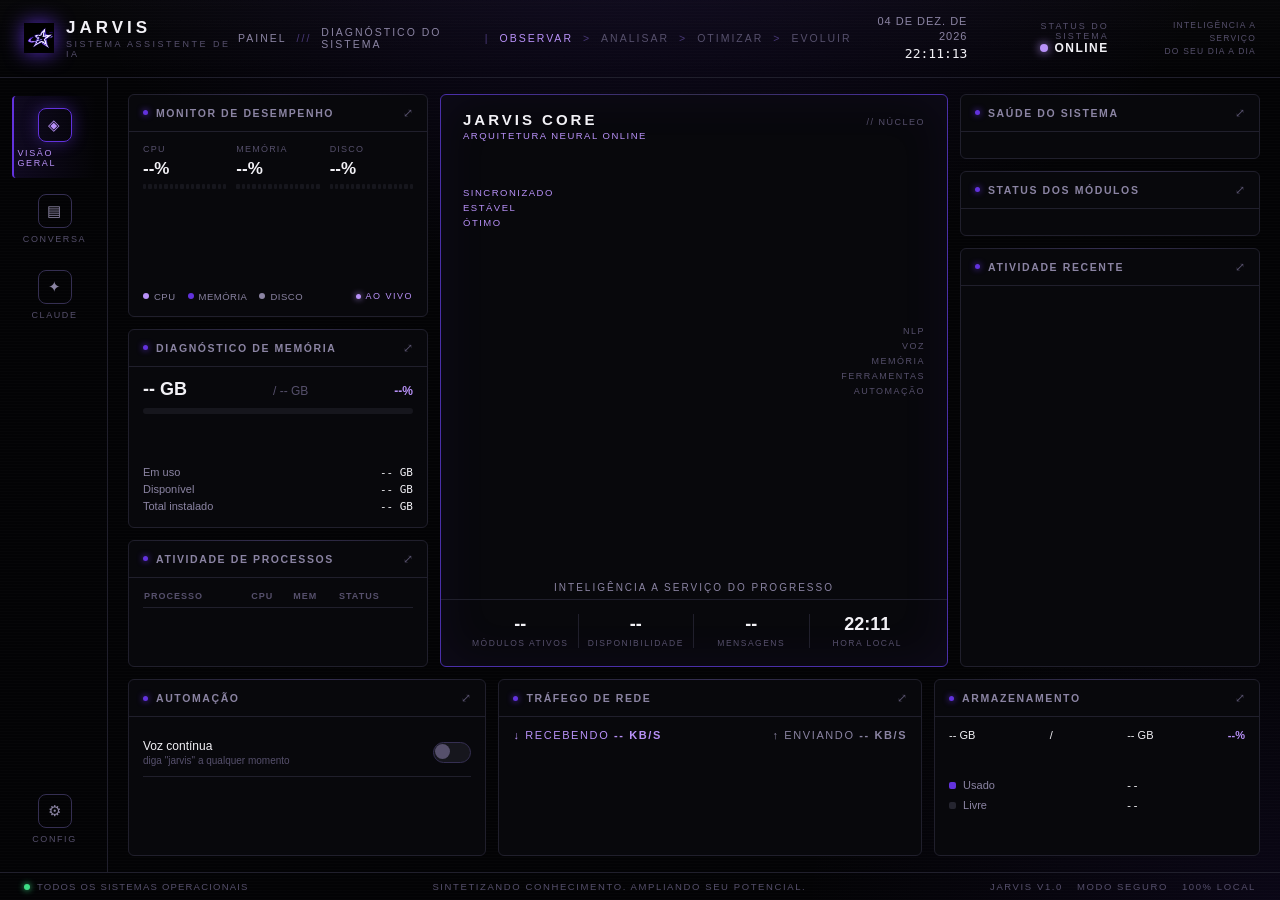
<file: JARVIS/interface_web/web/index.html>
<!DOCTYPE html>
<html lang="pt-BR">
<head>
<meta charset="UTF-8" />
<meta name="viewport" content="width=device-width, initial-scale=1.0" />
<title>Jarvis</title>
<link rel="stylesheet" href="style.css" />
<link rel="stylesheet" href="claude_tabs.css" />
</head>
<body>
<div id="app">

  <!-- ===================== cabeçalho HUD ===================== -->
  <div id="hud-topbar">
    <div class="hud-brand">
      <img src="../../assets/logo_mark.png" alt="" onerror="this.style.display='none'" />
      <div class="hud-brand-text">
        <div class="name">JARVIS</div>
        <div class="sub uc">Sistema assistente de IA</div>
      </div>
    </div>

    <div class="hud-breadcrumb uc" id="hud-breadcrumb">
      <span>PAINEL</span>
      <span class="sep">///</span>
      <span>DIAGNÓSTICO DO SISTEMA</span>
      <span class="sep">|</span>
      <span class="step now">OBSERVAR</span>
      <span class="sep">&gt;</span>
      <span class="step">ANALISAR</span>
      <span class="sep">&gt;</span>
      <span class="step">OTIMIZAR</span>
      <span class="sep">&gt;</span>
      <span class="step">EVOLUIR</span>
    </div>

    <div class="hud-right">
      <div class="hud-clock">
        <div class="date uc" id="hud-date">--</div>
        <div class="time" id="hud-time">--:--:--</div>
      </div>
      <div class="hud-status">
        <div class="label uc">Status do sistema</div>
        <div class="value"><span class="status-dot" id="status-dot"></span><span id="status-label">ONLINE</span></div>
      </div>
      <div class="hud-tagline uc">Inteligência a serviço<br />do seu dia a dia</div>
    </div>
  </div>

  <!-- ===================== corpo ===================== -->
  <div id="hud-body">

    <!-- barra lateral -->
    <div id="sidebar">
      <div class="nav-item active" data-page="overview">
        <div class="icon-box">◈</div>
        <span class="uc">Visão geral</span>
      </div>
      <div class="nav-item" data-page="chat">
        <div class="icon-box">▤</div>
        <span class="uc">Conversa</span>
        <span class="nav-badge" id="chat-badge"></span>
      </div>
      <div class="nav-item" data-page="claude">
        <div class="icon-box">✦</div>
        <span class="uc">Claude</span>
      </div>
      <div class="sidebar-footer nav-item" id="settings-btn">
        <div class="icon-box">⚙</div>
        <span class="uc">Config</span>
      </div>
    </div>

    <!-- conteúdo -->
    <div id="content">

      <!-- ---------- página: Visão geral ---------- -->
      <div class="page active" id="page-overview">
        <div class="overview-grid">

          <!-- coluna esquerda -->
          <div class="grid-col">
            <div class="panel">
              <div class="panel-head">
                <div class="panel-title"><span class="dot"></span><span class="uc">Monitor de desempenho</span></div>
                <span class="panel-expand">⤢</span>
              </div>
              <div class="panel-body">
                <div class="metric-row">
                  <div class="metric">
                    <span class="metric-label uc">CPU</span>
                    <span class="metric-value" id="m-cpu">--%</span>
                    <div class="segbar" id="seg-cpu"></div>
                  </div>
                  <div class="metric">
                    <span class="metric-label uc">Memória</span>
                    <span class="metric-value" id="m-ram">--%</span>
                    <div class="segbar" id="seg-ram"></div>
                  </div>
                  <div class="metric">
                    <span class="metric-label uc">Disco</span>
                    <span class="metric-value" id="m-disco">--%</span>
                    <div class="segbar" id="seg-disco"></div>
                  </div>
                </div>
                <canvas class="chart" id="chart-metrics"></canvas>
                <div class="chart-legend">
                  <span class="item"><span class="swatch" style="background:#b891f8"></span>CPU</span>
                  <span class="item"><span class="swatch" style="background:#6232dd"></span>MEMÓRIA</span>
                  <span class="item"><span class="swatch" style="background:#8b84a3"></span>DISCO</span>
                  <span class="live-tag"><span class="dot"></span>AO VIVO</span>
                </div>
              </div>
            </div>

            <div class="panel">
              <div class="panel-head">
                <div class="panel-title"><span class="dot"></span><span class="uc">Diagnóstico de memória</span></div>
                <span class="panel-expand">⤢</span>
              </div>
              <div class="panel-body">
                <div class="mem-headline">
                  <span class="used" id="mem-used">-- GB</span>
                  <span class="total">/ <span id="mem-total">-- GB</span></span>
                  <span class="pct" id="mem-pct">--%</span>
                </div>
                <div class="bigbar"><div class="fill" id="mem-bar" style="width:0%"></div></div>
                <canvas class="waveform" id="mem-wave"></canvas>
                <div class="mem-breakdown">
                  <div><span>Em uso</span><span class="v" id="mem-b-used">-- GB</span></div>
                  <div><span>Disponível</span><span class="v" id="mem-b-avail">-- GB</span></div>
                  <div><span>Total instalado</span><span class="v" id="mem-b-total">-- GB</span></div>
                </div>
              </div>
            </div>

            <div class="panel activity-panel" style="flex:1; min-height:0;">
              <div class="panel-head">
                <div class="panel-title"><span class="dot"></span><span class="uc">Atividade de processos</span></div>
                <span class="panel-expand">⤢</span>
              </div>
              <div class="panel-body" style="flex:1; min-height:0; display:flex; flex-direction:column; overflow-y:auto;">
                <table class="proc-table">
                  <thead>
                    <tr><th class="uc">Processo</th><th class="uc">CPU</th><th class="uc">Mem</th><th class="uc">Status</th></tr>
                  </thead>
                  <tbody id="proc-tbody"></tbody>
                </table>
              </div>
            </div>
          </div>

          <!-- coluna central: núcleo -->
          <div class="grid-col center">
            <div class="panel core-panel">
              <div class="core-head">
                <div>
                  <div class="title">JARVIS CORE</div>
                  <div class="sub uc" id="core-sub">ARQUITETURA NEURAL ONLINE</div>
                </div>
                <div class="tag uc">// NÚCLEO</div>
              </div>
              <div class="core-orb-area">
                <canvas id="orb-overview" width="440" height="440"></canvas>
                <div class="core-side-status uc">
                  <span id="core-flag-1">SINCRONIZADO</span>
                  <span id="core-flag-2">ESTÁVEL</span>
                  <span id="core-flag-3">ÓTIMO</span>
                </div>
                <div class="core-side-labels uc">
                  <span>NLP</span>
                  <span>VOZ</span>
                  <span>MEMÓRIA</span>
                  <span>FERRAMENTAS</span>
                  <span>AUTOMAÇÃO</span>
                </div>
              </div>
              <div class="core-tagline uc" id="core-tagline">Inteligência a serviço do progresso</div>
              <div class="core-stats-row">
                <div class="core-stat"><div class="value" id="core-stat-modules">--</div><div class="label uc">Módulos ativos</div></div>
                <div class="core-stat"><div class="value" id="core-stat-uptime">--</div><div class="label uc">Disponibilidade</div></div>
                <div class="core-stat"><div class="value" id="core-stat-msgs">--</div><div class="label uc">Mensagens</div></div>
                <div class="core-stat"><div class="value" id="core-stat-clock">--:--</div><div class="label uc">Hora local</div></div>
              </div>
            </div>
          </div>

          <!-- coluna direita -->
          <div class="grid-col">
            <div class="panel">
              <div class="panel-head">
                <div class="panel-title"><span class="dot"></span><span class="uc">Saúde do sistema</span></div>
                <span class="panel-expand">⤢</span>
              </div>
              <div class="panel-body" id="health-list"></div>
            </div>

            <div class="panel">
              <div class="panel-head">
                <div class="panel-title"><span class="dot"></span><span class="uc">Status dos módulos</span></div>
                <span class="panel-expand">⤢</span>
              </div>
              <div class="panel-body" id="module-list"></div>
            </div>

            <div class="panel" style="flex:1; min-height:0; display:flex; flex-direction:column;">
              <div class="panel-head">
                <div class="panel-title"><span class="dot"></span><span class="uc">Atividade recente</span></div>
                <span class="panel-expand">⤢</span>
              </div>
              <div class="panel-body activity-panel" style="flex:1; min-height:0;">
                <div class="activity-list" id="activity-list"></div>
              </div>
            </div>
          </div>
        </div>

        <!-- linha inferior -->
        <div class="bottom-row">
          <div class="panel">
            <div class="panel-head">
              <div class="panel-title"><span class="dot"></span><span class="uc">Automação</span></div>
              <span class="panel-expand">⤢</span>
            </div>
            <div class="panel-body">
              <div class="automation-row">
                <div>
                  <div class="automation-label">Voz contínua</div>
                  <div class="automation-sub" id="wake-word-sub">diga "jarvis" a qualquer momento</div>
                </div>
                <label class="switch">
                  <input type="checkbox" id="voice-toggle" />
                  <span class="track"></span>
                  <span class="thumb"></span>
                </label>
              </div>
              <div class="automation-row" id="autostart-row" style="display:none">
                <div>
                  <div class="automation-label">Iniciar com o Windows</div>
                  <div class="automation-sub">abre minimizado na bandeja</div>
                </div>
                <label class="switch">
                  <input type="checkbox" id="autostart-toggle" />
                  <span class="track"></span>
                  <span class="thumb"></span>
                </label>
              </div>
              <div class="tray-note" id="tray-note"></div>
            </div>
          </div>

          <div class="panel">
            <div class="panel-head">
              <div class="panel-title"><span class="dot"></span><span class="uc">Tráfego de rede</span></div>
              <span class="panel-expand">⤢</span>
            </div>
            <div class="panel-body">
              <div class="net-summary">
                <span class="in uc">↓ recebendo <b id="net-recv">-- KB/s</b></span>
                <span class="out uc">↑ enviando <b id="net-sent">-- KB/s</b></span>
              </div>
              <canvas class="net-chart" id="net-chart"></canvas>
            </div>
          </div>

          <div class="panel">
            <div class="panel-head">
              <div class="panel-title"><span class="dot"></span><span class="uc">Armazenamento</span></div>
              <span class="panel-expand">⤢</span>
            </div>
            <div class="panel-body">
              <div class="storage-headline">
                <span id="storage-used">-- GB</span> / <span id="storage-total">-- GB</span>
                <span class="pct" id="storage-pct">--%</span>
              </div>
              <div class="storage-body">
                <div class="storage-list">
                  <div class="row"><span class="swatch" style="background:#6232dd"></span>Usado<span class="v" id="storage-row-used">--</span></div>
                  <div class="row"><span class="swatch" style="background:#252530"></span>Livre<span class="v" id="storage-row-free">--</span></div>
                </div>
                <canvas class="donut" id="storage-donut" width="92" height="92"></canvas>
              </div>
            </div>
          </div>
        </div>
      </div>

      <!-- ---------- página: Conversa ---------- -->
      <div class="page" id="page-chat">
        <div class="chat-orb-col panel">
          <div class="panel-head">
            <div class="panel-title"><span class="dot"></span><span class="uc">Jarvis Core</span></div>
          </div>
          <div class="chat-orb-body">
            <canvas id="orb-chat" width="180" height="180"></canvas>
            <div class="state-label uc" id="chat-state-label">ONLINE</div>
          </div>
        </div>

        <div class="chat-main panel">
          <div class="panel-head">
            <div class="panel-title"><span class="dot"></span><span class="uc">Conversa</span></div>
          </div>
          <div class="panel-body" style="flex:1; min-height:0; display:flex; flex-direction:column;">
            <div class="chat-messages" id="chat-messages"></div>
            <div class="chat-input-row">
              <button class="icon-btn" id="mic-btn" title="Falar">🎤</button>
              <input type="text" id="chat-input" placeholder="Digite uma mensagem..." autocomplete="off" />
              <button class="icon-btn primary" id="send-btn" title="Enviar">➤</button>
            </div>
          </div>
        </div>
      </div>
      <!-- ---------- página: Claude Max — abas independentes ---------- -->
      <div class="page" id="page-claude">
        <section class="ct-shell">
          <header class="ct-head">
            <div>
              <div class="ct-title">CLAUDE · MULTIABAS</div>
              <div class="ct-sub">Sessões independentes com Claude Code e sua assinatura Max</div>
            </div>
            <div class="ct-actions">
              <label for="claude-new-model" class="uc" style="font-size:9px;color:var(--text-dim)">Modelo</label>
              <select id="claude-new-model" aria-label="Modelo para a próxima aba">
                <option value="default">Automático</option>
                <option value="sonnet">Sonnet</option>
                <option value="opus">Opus</option>
              </select>
              <button type="button" class="ct-btn" id="claude-create">+ Nova aba</button>
            </div>
          </header>
          <div id="claude-tabs" role="tablist" aria-label="Conversas Claude"></div>
          <div id="claude-metrics" class="ct-metrics" aria-label="Consumo registrado de tokens pelo Claude CLI"></div>
          <div id="claude-messages" role="log" aria-live="polite"></div>
          <div class="ct-composer">
            <textarea id="claude-input" rows="2" placeholder="Pergunte ao Claude... (Enter envia; Shift+Enter quebra linha)" aria-label="Mensagem para Claude"></textarea>
            <button type="button" class="ct-btn" id="claude-send">Enviar</button>
            <button type="button" class="ct-btn ct-btn-cancel" id="claude-cancel" disabled>Cancelar</button>
          </div>
          <div id="claude-status" role="status">Inicializando...</div>
          <div id="claude-tip">As conversas usam o Claude Code instalado localmente, sem salvar chaves de API.</div>
        </section>
      </div>
    </div>
  </div>

  <!-- ===================== rodapé HUD ===================== -->
  <div id="hud-footer">
    <div class="footer-left"><span class="dot"></span><span id="footer-status">TODOS OS SISTEMAS OPERACIONAIS</span></div>
    <div class="footer-center uc">Sintetizando conhecimento. Ampliando seu potencial.</div>
    <div class="footer-right uc">
      <span>JARVIS v1.0</span>
      <span>MODO SEGURO</span>
      <span>100% LOCAL</span>
    </div>
  </div>
</div>

<!-- ===================== modal: confirmação de ação ===================== -->
<div class="overlay" id="confirm-overlay">
  <div class="modal">
    <h2>Confirmação necessária</h2>
    <p class="confirm-message" id="confirm-message"></p>
    <div class="modal-actions">
      <button class="btn" id="confirm-cancel">Cancelar</button>
      <button class="btn primary" id="confirm-ok">Confirmar</button>
    </div>
  </div>
</div>

<!-- ===================== modal: configurar IA ===================== -->
<div class="overlay" id="settings-overlay">
  <div class="modal">
    <h2>Configurar IA do Jarvis</h2>
    <p class="sub">
      Sem isso, o Jarvis funciona só com comandos diretos (sem conversa livre).
      Você pode trocar isso depois a qualquer momento.
    </p>
    <div id="provider-list"></div>
    <div class="modal-hint" id="provider-hint"></div>
    <div class="field">
      <input type="password" id="api-key-input" placeholder="Cole sua chave de API aqui" />
    </div>
    <div class="modal-status" id="settings-status"></div>
    <div class="modal-actions">
      <button class="btn" id="settings-cancel">Agora não</button>
      <button class="btn primary" id="settings-save">Salvar</button>
    </div>
  </div>
</div>

<script src="app.js"></script>
<script src="claude_tabs.js"></script>
</body>
</html>
</file>
<file: JARVIS/interface_web/web/style.css>
/*
 * Estilo visual do Jarvis — painel de diagnóstico estilo "laboratório
 * de ficção científica" (referência visual do usuário: cabeçalho com
 * breadcrumb técnico, esfera central em wireframe/partículas, cards
 * com bordas finas tipo HUD, barras segmentadas, gráfico multi-linha,
 * donut de armazenamento). Mostrado dentro da janela pywebview (ver
 * interface_web/webview_app.py). Paleta base igual a interface/theme.py
 * (preto/roxo extraído da logo oficial) — só o MEIO de desenhar mudou
 * (HTML/CSS/canvas em vez de CustomTkinter), pra conseguir os efeitos
 * que o Tkinter nunca desenha: brilho real, gradientes, partículas.
 */

@font-face {
  font-family: "Segoe UI Local";
  src: local("Segoe UI");
}

:root {
  --bg: #030305;
  --panel: #08080c;
  --panel-2: #0b0b11;
  --surface: #16161d;
  --surface-hover: #212129;

  --purple: #6232dd;
  --purple-hover: #7b42e8;
  --purple-light: #b891f8;
  --purple-dark: #280a99;
  --purple-dim: #4a3a7a;

  --text: #f2f1f6;
  --text-dim: #8b84a3;
  --text-faint: #56506c;

  --error: #ef4444;
  --ok: #3ddc84;
  --warn: #e8b93d;

  --border: #201f2c;
  --border-bright: #352f52;
  --border-accent: #4a2fa8;

  --mono: "SF Mono", "Consolas", "Cascadia Code", monospace;
}

* {
  box-sizing: border-box;
}

html,
body {
  margin: 0;
  padding: 0;
  height: 100%;
  background: var(--bg);
  color: var(--text);
  font-family: "Segoe UI Local", "Segoe UI", -apple-system, "Inter", sans-serif;
  overflow: hidden;
  user-select: none;
}

body {
  background:
    radial-gradient(ellipse 1000px 700px at 50% -15%, rgba(98, 50, 221, 0.14), transparent 60%),
    radial-gradient(ellipse 800px 500px at 100% 100%, rgba(98, 50, 221, 0.08), transparent 60%),
    repeating-linear-gradient(0deg, rgba(255, 255, 255, 0.012) 0px, rgba(255, 255, 255, 0.012) 1px, transparent 1px, transparent 3px),
    var(--bg);
}

button {
  font-family: inherit;
  cursor: pointer;
}

::-webkit-scrollbar {
  width: 7px;
  height: 7px;
}
::-webkit-scrollbar-track {
  background: transparent;
}
::-webkit-scrollbar-thumb {
  background: var(--border-bright);
  border-radius: 4px;
}

.mono {
  font-family: var(--mono);
}

.uc {
  text-transform: uppercase;
  letter-spacing: 1.6px;
}

/* ----------------------------- layout geral ----------------------------- */

#app {
  display: flex;
  flex-direction: column;
  height: 100vh;
  width: 100vw;
}

/* -------------------------------- topbar HUD ----------------------------- */

#hud-topbar {
  display: flex;
  align-items: center;
  justify-content: space-between;
  padding: 14px 24px;
  border-bottom: 1px solid var(--border);
  background: linear-gradient(180deg, rgba(255, 255, 255, 0.015), transparent);
  flex-shrink: 0;
}

.hud-brand {
  display: flex;
  align-items: center;
  gap: 12px;
}

.hud-brand img {
  width: 30px;
  height: 30px;
  filter: drop-shadow(0 0 10px rgba(98, 50, 221, 0.9));
}

.hud-brand-text .name {
  font-size: 17px;
  font-weight: 800;
  letter-spacing: 4px;
}

.hud-brand-text .sub {
  font-size: 9px;
  color: var(--text-faint);
  letter-spacing: 2.5px;
  margin-top: 1px;
}

.hud-breadcrumb {
  display: flex;
  align-items: center;
  gap: 10px;
  font-size: 10.5px;
  letter-spacing: 2px;
  color: var(--text-dim);
}

.hud-breadcrumb .sep {
  color: var(--purple-dim);
}

.hud-breadcrumb .step {
  color: var(--text-faint);
}

.hud-breadcrumb .step.now {
  color: var(--purple-light);
}

.hud-right {
  display: flex;
  align-items: center;
  gap: 22px;
}

.hud-clock {
  text-align: right;
  font-size: 11px;
  color: var(--text-dim);
  line-height: 1.4;
}

.hud-clock .date {
  letter-spacing: 1px;
}

.hud-clock .time {
  font-family: var(--mono);
  color: var(--text);
  font-size: 13px;
}

.hud-status {
  text-align: right;
}

.hud-status .label {
  font-size: 9px;
  color: var(--text-faint);
  letter-spacing: 2px;
}

.hud-status .value {
  display: flex;
  align-items: center;
  gap: 6px;
  font-size: 12px;
  font-weight: 700;
  letter-spacing: 1.5px;
  justify-content: flex-end;
}

.status-dot {
  width: 8px;
  height: 8px;
  border-radius: 50%;
  background: var(--purple-light);
  box-shadow: 0 0 10px var(--purple-light);
  animation: pulse-dot 1.8s ease-in-out infinite;
}

@keyframes pulse-dot {
  0%, 100% { opacity: 1; transform: scale(1); }
  50% { opacity: 0.5; transform: scale(0.8); }
}

.hud-tagline {
  text-align: right;
  font-size: 8.5px;
  color: var(--text-faint);
  letter-spacing: 1.2px;
  line-height: 1.5;
  max-width: 150px;
}

/* -------------------------------- corpo geral ----------------------------- */

#hud-body {
  flex: 1;
  min-height: 0;
  display: flex;
}

/* ------------------------------ barra lateral ---------------------------- */

#sidebar {
  width: 108px;
  min-width: 108px;
  border-right: 1px solid var(--border);
  display: flex;
  flex-direction: column;
  align-items: center;
  padding: 18px 0;
  gap: 4px;
}

.nav-item {
  width: 84px;
  display: flex;
  flex-direction: column;
  align-items: center;
  gap: 6px;
  padding: 12px 4px 10px;
  border-radius: 4px;
  color: var(--text-faint);
  border-left: 2px solid transparent;
  font-size: 9px;
  letter-spacing: 1px;
  position: relative;
  transition: color 0.15s ease, background 0.15s ease;
}

.nav-item .icon-box {
  width: 34px;
  height: 34px;
  border-radius: 8px;
  border: 1px solid var(--border-bright);
  display: flex;
  align-items: center;
  justify-content: center;
  font-size: 15px;
  color: var(--text-dim);
  transition: border-color 0.15s ease, box-shadow 0.15s ease, color 0.15s ease;
}

.nav-item:hover {
  color: var(--text-dim);
}

.nav-item.active {
  color: var(--purple-light);
  background: linear-gradient(90deg, rgba(98, 50, 221, 0.12), transparent);
  border-left-color: var(--purple);
}

.nav-item.active .icon-box {
  border-color: var(--purple);
  color: var(--purple-light);
  box-shadow: 0 0 16px rgba(98, 50, 221, 0.45);
}

.nav-badge {
  position: absolute;
  top: 8px;
  right: 14px;
  width: 7px;
  height: 7px;
  border-radius: 50%;
  background: var(--purple-light);
  box-shadow: 0 0 8px var(--purple-light);
  display: none;
}

.nav-badge.show {
  display: block;
}

.sidebar-footer {
  margin-top: auto;
}

/* -------------------------------- conteúdo -------------------------------- */

#content {
  flex: 1;
  min-width: 0;
  display: flex;
  flex-direction: column;
}

.page {
  flex: 1;
  min-height: 0;
  padding: 16px 20px;
  overflow-y: auto;
  display: none;
  flex-direction: column;
  gap: 12px;
}

.page.active {
  display: flex;
}

/* --------------------------------- cards --------------------------------- */

.panel {
  background: var(--panel);
  border: 1px solid var(--border);
  border-radius: 6px;
  position: relative;
}

.panel::before {
  content: "";
  position: absolute;
  top: -1px;
  left: 14px;
  right: 14px;
  height: 1px;
  background: linear-gradient(90deg, transparent, var(--border-bright), transparent);
}

.panel-head {
  display: flex;
  align-items: center;
  justify-content: space-between;
  padding: 11px 14px;
  border-bottom: 1px solid var(--border);
}

.panel-title {
  display: flex;
  align-items: center;
  gap: 8px;
  font-size: 10.5px;
  font-weight: 700;
  letter-spacing: 1.8px;
  color: var(--text-dim);
}

.panel-title .dot {
  width: 5px;
  height: 5px;
  border-radius: 50%;
  background: var(--purple);
  box-shadow: 0 0 6px var(--purple);
}

.panel-expand {
  color: var(--text-faint);
  font-size: 12px;
}

.panel-body {
  padding: 12px 14px 14px;
}

/* ------------------------------- overview grid ----------------------------- */

.overview-grid {
  display: grid;
  grid-template-columns: 300px 1fr 300px;
  grid-template-rows: 1fr;
  gap: 12px;
  flex: 1;
  min-height: 0;
}

.grid-col {
  display: flex;
  flex-direction: column;
  gap: 12px;
  min-height: 0;
  height: 100%;
}

.grid-col.center {
  min-width: 0;
}

/* -------------------------- monitor de desempenho -------------------------- */

.metric-row {
  display: grid;
  grid-template-columns: repeat(3, 1fr);
  gap: 10px;
  margin-bottom: 10px;
}

.metric {
  display: flex;
  flex-direction: column;
  gap: 5px;
}

.metric-label {
  font-size: 9px;
  color: var(--text-faint);
  letter-spacing: 1.2px;
}

.metric-value {
  font-size: 17px;
  font-weight: 700;
  font-variant-numeric: tabular-nums;
}

.segbar {
  display: flex;
  gap: 2px;
  height: 5px;
}

.segbar .seg {
  flex: 1;
  background: var(--surface);
  border-radius: 1px;
}

.segbar .seg.filled {
  background: var(--purple);
  box-shadow: 0 0 4px rgba(98, 50, 221, 0.6);
}

.chart-legend {
  display: flex;
  gap: 12px;
  margin-top: 8px;
  flex-wrap: wrap;
}

.chart-legend .item {
  display: flex;
  align-items: center;
  gap: 5px;
  font-size: 9.5px;
  color: var(--text-dim);
  letter-spacing: 0.5px;
}

.chart-legend .swatch {
  width: 6px;
  height: 6px;
  border-radius: 50%;
}

.live-tag {
  display: flex;
  align-items: center;
  gap: 4px;
  font-size: 9px;
  color: var(--purple-light);
  letter-spacing: 1.5px;
  margin-left: auto;
}

.live-tag .dot {
  width: 5px;
  height: 5px;
  border-radius: 50%;
  background: var(--purple-light);
  box-shadow: 0 0 6px var(--purple-light);
  animation: pulse-dot 1.4s ease-in-out infinite;
}

canvas.chart {
  width: 100%;
  height: 84px;
  display: block;
}

/* ------------------------------- memória card ------------------------------ */

.mem-headline {
  display: flex;
  align-items: baseline;
  justify-content: space-between;
  margin-bottom: 8px;
}

.mem-headline .used {
  font-size: 18px;
  font-weight: 700;
}

.mem-headline .total {
  font-size: 12px;
  color: var(--text-faint);
}

.mem-headline .pct {
  font-size: 12px;
  color: var(--purple-light);
  font-weight: 700;
}

.bigbar {
  height: 6px;
  border-radius: 3px;
  background: var(--surface);
  overflow: hidden;
  margin-bottom: 10px;
}

.bigbar .fill {
  height: 100%;
  background: linear-gradient(90deg, var(--purple-dark), var(--purple), var(--purple-light));
  box-shadow: 0 0 8px rgba(98, 50, 221, 0.6);
  transition: width 0.4s ease;
}

canvas.waveform {
  width: 100%;
  height: 34px;
  display: block;
  margin-bottom: 8px;
}

.mem-breakdown {
  display: flex;
  flex-direction: column;
  gap: 4px;
  font-size: 11px;
}

.mem-breakdown div {
  display: flex;
  justify-content: space-between;
  color: var(--text-dim);
}

.mem-breakdown span.v {
  color: var(--text);
  font-family: var(--mono);
}

/* --------------------------- tabela de processos ---------------------------- */

.proc-table {
  width: 100%;
  border-collapse: collapse;
  font-size: 11px;
}

.proc-table th {
  text-align: left;
  font-size: 9px;
  color: var(--text-faint);
  letter-spacing: 1px;
  font-weight: 600;
  padding-bottom: 6px;
  border-bottom: 1px solid var(--border);
}

.proc-table td {
  padding: 6px 0;
  border-bottom: 1px dashed rgba(255, 255, 255, 0.03);
  color: var(--text-dim);
}

.proc-table td:first-child {
  color: var(--text);
  display: flex;
  align-items: center;
  gap: 6px;
}

.proc-dot {
  width: 5px;
  height: 5px;
  border-radius: 50%;
  flex-shrink: 0;
}

.proc-dot.running {
  background: var(--ok);
  box-shadow: 0 0 5px var(--ok);
}

.proc-dot.sleeping {
  background: var(--text-faint);
}

.proc-table td.num {
  font-family: var(--mono);
  text-align: right;
}

/* ------------------------------- núcleo/orbe ------------------------------- */

.core-panel {
  flex: 1;
  min-height: 0;
  display: flex;
  flex-direction: column;
  border-color: var(--border-accent);
  box-shadow: 0 0 50px rgba(98, 50, 221, 0.08) inset;
}

.core-head {
  display: flex;
  justify-content: space-between;
  align-items: baseline;
  padding: 16px 22px 0;
}

.core-head .title {
  font-size: 15px;
  font-weight: 800;
  letter-spacing: 3px;
}

.core-head .sub {
  font-size: 9.5px;
  color: var(--purple-light);
  letter-spacing: 1.5px;
  margin-top: 2px;
}

.core-head .tag {
  font-size: 9px;
  color: var(--text-faint);
  letter-spacing: 1.5px;
}

.core-orb-area {
  flex: 1;
  min-height: 0;
  position: relative;
  display: flex;
  align-items: center;
  justify-content: center;
}

#orb-overview {
  max-width: 100%;
  max-height: 100%;
}

.core-side-labels {
  position: absolute;
  right: 22px;
  top: 50%;
  transform: translateY(-50%);
  display: flex;
  flex-direction: column;
  gap: 5px;
  align-items: flex-end;
}

.core-side-labels span {
  font-size: 9px;
  letter-spacing: 1.5px;
  color: var(--text-faint);
}

.core-side-status {
  position: absolute;
  left: 22px;
  top: 46px;
  display: flex;
  flex-direction: column;
  gap: 4px;
  align-items: flex-start;
}

.core-side-status span {
  font-size: 9.5px;
  letter-spacing: 1.5px;
  color: var(--purple-light);
}

.core-tagline {
  text-align: center;
  font-size: 10px;
  letter-spacing: 2px;
  color: var(--text-dim);
  padding-bottom: 6px;
}

.core-stats-row {
  display: grid;
  grid-template-columns: repeat(4, 1fr);
  border-top: 1px solid var(--border);
  padding: 14px 22px 18px;
}

.core-stat {
  text-align: center;
  border-right: 1px solid var(--border);
}

.core-stat:last-child {
  border-right: none;
}

.core-stat .value {
  font-size: 18px;
  font-weight: 800;
  font-variant-numeric: tabular-nums;
}

.core-stat .label {
  font-size: 8.5px;
  color: var(--text-faint);
  letter-spacing: 1.5px;
  margin-top: 3px;
}

/* --------------------------- health / módulos --------------------------- */

.health-row {
  display: flex;
  align-items: center;
  gap: 10px;
  padding: 7px 0;
}

.health-row .name {
  flex: 1;
  font-size: 11px;
  color: var(--text-dim);
}

.health-row .bar {
  width: 70px;
  height: 4px;
  border-radius: 2px;
  background: var(--surface);
  overflow: hidden;
}

.health-row .bar .fill {
  height: 100%;
  border-radius: 2px;
}

.health-row .bar .fill.ok {
  background: linear-gradient(90deg, var(--purple-dark), var(--purple-light));
  box-shadow: 0 0 6px rgba(184, 145, 248, 0.5);
}

.health-row .bar .fill.off {
  background: var(--text-faint);
}

.health-row .pct {
  width: 30px;
  text-align: right;
  font-size: 10.5px;
  font-family: var(--mono);
  color: var(--text-dim);
}

.module-row {
  display: flex;
  align-items: center;
  gap: 9px;
  padding: 7px 0;
}

.module-dot {
  width: 7px;
  height: 7px;
  border-radius: 50%;
  flex-shrink: 0;
}

.module-dot.ok {
  background: var(--ok);
  box-shadow: 0 0 6px var(--ok);
}

.module-dot.off {
  background: var(--text-faint);
}

.module-row .name {
  flex: 1;
  font-size: 11px;
  color: var(--text-dim);
}

.module-row .state {
  font-size: 9.5px;
  letter-spacing: 1px;
  font-weight: 700;
}

.module-row .state.ok {
  color: var(--ok);
}

.module-row .state.off {
  color: var(--text-faint);
}

/* ------------------------------- bottom row ----------------------------- */

.bottom-row {
  display: grid;
  grid-template-columns: 1.1fr 1.3fr 1fr;
  gap: 12px;
  flex-shrink: 0;
}

/* automação */

.automation-row {
  display: flex;
  align-items: center;
  justify-content: space-between;
  padding: 10px 0;
  border-bottom: 1px solid var(--border);
}

.automation-row:last-of-type {
  border-bottom: none;
}

.automation-label {
  font-size: 12px;
}

.automation-sub {
  font-size: 10px;
  color: var(--text-faint);
  margin-top: 2px;
}

.tray-note {
  margin-top: 8px;
  font-size: 10px;
  color: var(--text-faint);
  line-height: 1.4;
}

.switch {
  position: relative;
  width: 38px;
  height: 21px;
  flex-shrink: 0;
}

.switch input {
  opacity: 0;
  width: 0;
  height: 0;
}

.switch .track {
  position: absolute;
  inset: 0;
  background: var(--surface);
  border: 1px solid var(--border-bright);
  border-radius: 999px;
  transition: background 0.2s ease, box-shadow 0.2s ease;
}

.switch .thumb {
  position: absolute;
  top: 2px;
  left: 2px;
  width: 15px;
  height: 15px;
  border-radius: 50%;
  background: var(--text-faint);
  transition: transform 0.2s ease, background 0.2s ease;
}

.switch input:checked + .track {
  background: rgba(98, 50, 221, 0.35);
  border-color: var(--purple);
  box-shadow: 0 0 10px rgba(98, 50, 221, 0.5);
}

.switch input:checked ~ .thumb {
  transform: translateX(17px);
  background: var(--purple-light);
}

/* tráfego de rede */

.net-summary {
  display: flex;
  justify-content: space-between;
  margin-bottom: 8px;
  font-size: 11px;
}

.net-summary .in {
  color: var(--purple-light);
}

.net-summary .out {
  color: var(--text-dim);
}

canvas.net-chart {
  width: 100%;
  height: 78px;
  display: block;
}

/* armazenamento / donut */

.storage-body {
  display: flex;
  align-items: center;
  gap: 14px;
}

.storage-list {
  flex: 1;
  display: flex;
  flex-direction: column;
  gap: 7px;
}

.storage-list .row {
  display: flex;
  align-items: center;
  gap: 7px;
  font-size: 11px;
  color: var(--text-dim);
}

.storage-list .swatch {
  width: 7px;
  height: 7px;
  border-radius: 2px;
  flex-shrink: 0;
}

.storage-list .row span.v {
  margin-left: auto;
  font-family: var(--mono);
  color: var(--text);
}

canvas.donut {
  width: 92px;
  height: 92px;
  flex-shrink: 0;
}

.storage-headline {
  display: flex;
  justify-content: space-between;
  font-size: 11px;
  margin-bottom: 8px;
}

.storage-headline .pct {
  color: var(--purple-light);
  font-weight: 700;
}

/* -------------------------------- atividade -------------------------------- */

.activity-panel {
  flex: 1;
  min-height: 0;
  display: flex;
  flex-direction: column;
}

.activity-list {
  flex: 1;
  overflow-y: auto;
  font-family: var(--mono);
  font-size: 11px;
  color: var(--text-dim);
}

.activity-list div {
  padding: 4px 0;
  border-bottom: 1px dashed rgba(255, 255, 255, 0.03);
}

.activity-time {
  color: var(--purple-light);
  margin-right: 8px;
}

.activity-empty {
  color: var(--text-faint);
  font-style: italic;
  padding: 8px 0;
}

/* ------------------------------ footer status bar --------------------------- */

#hud-footer {
  display: flex;
  align-items: center;
  justify-content: space-between;
  padding: 8px 24px;
  border-top: 1px solid var(--border);
  font-size: 9.5px;
  letter-spacing: 1.2px;
  color: var(--text-faint);
  flex-shrink: 0;
}

#hud-footer .footer-left {
  display: flex;
  align-items: center;
  gap: 7px;
}

#hud-footer .footer-left .dot {
  width: 6px;
  height: 6px;
  border-radius: 50%;
  background: var(--ok);
  box-shadow: 0 0 6px var(--ok);
}

#hud-footer .footer-right {
  display: flex;
  gap: 14px;
}

/* --------------------------------- chat page -------------------------------- */

#page-chat {
  flex-direction: row;
  gap: 12px;
}

.chat-orb-col {
  width: 260px;
  flex-shrink: 0;
  display: flex;
  flex-direction: column;
}

.chat-orb-body {
  flex: 1;
  display: flex;
  flex-direction: column;
  align-items: center;
  justify-content: center;
  gap: 10px;
}

#orb-chat {
  max-width: 100%;
}

.chat-orb-body .state-label {
  font-size: 11px;
  letter-spacing: 2px;
  color: var(--text-dim);
}

.chat-main {
  flex: 1;
  min-width: 0;
  display: flex;
  flex-direction: column;
}

.chat-messages {
  flex: 1;
  overflow-y: auto;
  padding: 6px 4px 14px;
  display: flex;
  flex-direction: column;
  gap: 10px;
}

.msg {
  max-width: 70%;
  padding: 10px 14px;
  border-radius: 4px;
  font-size: 13px;
  line-height: 1.45;
  animation: msg-in 0.2s ease;
  border: 1px solid transparent;
}

@keyframes msg-in {
  from { opacity: 0; transform: translateY(4px); }
  to { opacity: 1; transform: translateY(0); }
}

.msg-user {
  align-self: flex-end;
  background: linear-gradient(135deg, var(--purple), var(--purple-dark));
  color: #fff;
}

.msg-jarvis {
  align-self: flex-start;
  background: var(--surface);
  border-color: var(--border);
}

.chat-input-row {
  display: flex;
  align-items: center;
  gap: 10px;
  padding-top: 12px;
  border-top: 1px solid var(--border);
}

.chat-input-row input[type="text"] {
  flex: 1;
  background: var(--surface);
  border: 1px solid var(--border-bright);
  border-radius: 6px;
  color: var(--text);
  padding: 10px 13px;
  font-size: 13px;
  outline: none;
}

.chat-input-row input[type="text"]:focus {
  border-color: var(--purple);
  box-shadow: 0 0 0 3px rgba(98, 50, 221, 0.18);
}

.icon-btn {
  width: 38px;
  height: 38px;
  border-radius: 6px;
  border: 1px solid var(--border-bright);
  background: var(--surface);
  color: var(--text);
  font-size: 14px;
  display: flex;
  align-items: center;
  justify-content: center;
  transition: background 0.15s ease, border-color 0.15s ease;
  flex-shrink: 0;
}

.icon-btn:hover {
  background: var(--surface-hover);
}

.icon-btn.primary {
  background: var(--purple);
  border-color: var(--purple);
}

.icon-btn.primary:hover {
  background: var(--purple-hover);
}

.icon-btn.recording {
  border-color: var(--error);
  color: var(--error);
  animation: pulse-dot 1s ease-in-out infinite;
}

/* -------------------------------- overlays/modais ----------------------------- */

.overlay {
  position: fixed;
  inset: 0;
  background: rgba(0, 0, 0, 0.65);
  backdrop-filter: blur(3px);
  display: none;
  align-items: center;
  justify-content: center;
  z-index: 50;
}

.overlay.show {
  display: flex;
}

.modal {
  width: 440px;
  max-width: 90vw;
  background: var(--panel);
  border: 1px solid var(--border-accent);
  border-radius: 10px;
  box-shadow: 0 0 60px rgba(98, 50, 221, 0.22);
  padding: 22px 24px;
}

.modal h2 {
  margin: 0 0 6px;
  font-size: 16px;
}

.modal p.sub {
  margin: 0 0 16px;
  font-size: 12.5px;
  color: var(--text-dim);
  line-height: 1.5;
}

.modal .field {
  margin-bottom: 14px;
}

.provider-option {
  display: flex;
  align-items: center;
  gap: 10px;
  padding: 9px 10px;
  border-radius: 6px;
  font-size: 13px;
  border: 1px solid transparent;
}

.provider-option:hover {
  background: var(--surface);
}

.provider-option input {
  accent-color: var(--purple);
}

.modal input[type="text"],
.modal input[type="password"] {
  width: 100%;
  background: var(--surface);
  border: 1px solid var(--border-bright);
  border-radius: 6px;
  color: var(--text);
  padding: 10px 12px;
  font-size: 13px;
  outline: none;
}

.modal input:focus {
  border-color: var(--purple);
}

.modal-hint {
  font-size: 11.5px;
  color: var(--purple-light);
  margin: 10px 0 4px;
  line-height: 1.4;
}

.modal-status {
  font-size: 12px;
  min-height: 16px;
  margin: 6px 0 4px;
}

.modal-status.error {
  color: var(--error);
}

.modal-status.ok {
  color: var(--purple-light);
}

.modal-actions {
  display: flex;
  justify-content: flex-end;
  gap: 10px;
  margin-top: 12px;
}

.btn {
  padding: 9px 18px;
  border-radius: 6px;
  border: 1px solid var(--border-bright);
  background: var(--surface);
  color: var(--text);
  font-size: 13px;
  font-weight: 600;
}

.btn:hover {
  background: var(--surface-hover);
}

.btn.primary {
  background: var(--purple);
  border-color: var(--purple);
  color: #fff;
}

.btn.primary:hover {
  background: var(--purple-hover);
}

.confirm-message {
  font-size: 13.5px;
  line-height: 1.5;
  margin-bottom: 4px;
}

@media (max-width: 1150px) {
  .overview-grid {
    grid-template-columns: 1fr;
  }
  .bottom-row {
    grid-template-columns: 1fr;
  }
}
</file>
<file: JARVIS/interface_web/web/claude_tabs.css>
/* Nova aba Claude: preserva a identidade preta/roxa do JARVIS. */
#page-claude { overflow: hidden; }
.ct-shell {
  background: var(--panel);
  border: 1px solid var(--border);
  border-radius: 6px;
  min-height: 0;
  height: 100%;
  display: flex;
  flex-direction: column;
}
.ct-head {
  padding: 16px 18px 11px;
  border-bottom: 1px solid var(--border);
  display: flex;
  flex-wrap: wrap;
  align-items: center;
  justify-content: space-between;
  gap: 10px;
}
.ct-title { font-size: 13px; font-weight: 800; letter-spacing: 2px; color: var(--purple-light); }
.ct-sub { font-size: 10px; color: var(--text-dim); margin-top: 4px; }
.ct-actions { display: flex; align-items: center; flex-wrap: wrap; gap: 8px; }
.ct-actions select, .ct-composer textarea {
  background: var(--surface);
  color: var(--text);
  border: 1px solid var(--border-bright);
  border-radius: 5px;
  font: inherit;
}
.ct-actions select { padding: 9px 10px; font-size: 11px; }
.ct-btn {
  background: rgba(98,50,221,.25);
  color: var(--text);
  border: 1px solid var(--purple);
  border-radius: 5px;
  font-size: 11px;
  font-weight: 700;
  padding: 9px 13px;
}
.ct-btn:hover:not(:disabled) { background: rgba(98,50,221,.45); }
.ct-btn:disabled, .ct-actions select:disabled { opacity: .38; cursor: not-allowed; }
#claude-tabs {
  padding: 11px 14px 0;
  display: flex;
  flex-wrap: nowrap;
  gap: 5px;
  overflow-x: auto;
  flex: 0 0 auto;
  border-bottom: 1px solid var(--border);
  min-height: 48px;
}
.ct-tab {
  display: inline-flex;
  align-items: center;
  gap: 3px;
  border: 1px solid var(--border);
  border-bottom: 2px solid transparent;
  background: var(--panel-2);
  color: var(--text-dim);
  border-radius: 6px 6px 0 0;
  padding: 3px 3px 2px 10px;
  min-width: 125px;
  max-width: 220px;
}
.ct-tab.active { border-color: var(--purple); border-bottom-color: var(--purple-light); color: var(--text); }
.ct-tab-pick { flex: 1; min-width: 0; text-overflow: ellipsis; white-space: nowrap; overflow: hidden; background: transparent; border: 0; color: inherit; text-align: left; font-size: 11px; }
.ct-mini { border: 0; background: transparent; color: var(--text-dim); padding: 5px 6px; font-size: 13px; }
.ct-mini:hover { color: var(--purple-light); }
/* Telemetria simples, sem adicionar efeitos visuais ao painel atual. */
.ct-metrics {
  display: grid;
  grid-template-columns: repeat(4, minmax(0, 1fr));
  gap: 7px;
  padding: 10px 14px;
  border-bottom: 1px solid var(--border);
}
.ct-metric {
  min-width: 0;
  border: 1px solid var(--border);
  background: var(--panel-2);
  border-radius: 4px;
  padding: 8px 10px;
}
.ct-metric-label { color: var(--text-dim); font-size: 9px; letter-spacing: 1px; }
.ct-metric-value { color: var(--text); font-weight: 700; font-size: 13px; margin: 5px 0; }
.ct-metric-detail { color: var(--text-faint); font-size: 9px; line-height: 1.5; overflow-wrap: anywhere; }
.ct-metric-note { grid-column: 1 / -1; font-size: 9px; color: var(--text-dim); }
.ct-btn-cancel { background: transparent; border-color: var(--border-bright); }
@media (max-width: 960px) {
  .ct-metrics { grid-template-columns: repeat(2, minmax(0, 1fr)); }
}
@media (max-width: 520px) {
  .ct-metrics { grid-template-columns: minmax(0, 1fr); }
}
#claude-messages { flex: 1; min-height: 0; overflow-y: auto; padding: 20px; display: flex; flex-direction: column; gap: 14px; user-select: text; }
.ct-empty { margin: auto; max-width: 450px; color: var(--text-dim); text-align: center; line-height: 1.7; font-size: 12px; }
.ct-message {
  border: 1px solid var(--border);
  border-radius: 8px;
  max-width: min(85%, 850px);
  padding: 12px 14px;
  background: var(--panel-2);
  align-self: flex-start;
}
.ct-message.user {
  background: rgba(98,50,221,.14);
  border-color: var(--border-accent);
  align-self: flex-end;
}
.ct-message.error { border-color: rgba(239,68,68,.5); }
.ct-role { color: var(--purple-light); letter-spacing: 1.5px; font-size: 9px; font-weight: 800; margin-bottom: 7px; }
.ct-message.error .ct-role { color: var(--error); }
.ct-content { color: var(--text); font-size: 12px; line-height: 1.7; white-space: pre-wrap; overflow-wrap: anywhere; }
.ct-composer { padding: 12px 15px; border-top: 1px solid var(--border); display: flex; gap: 9px; align-items: flex-end; }
.ct-composer textarea { flex: 1; min-height: 48px; max-height: 150px; padding: 11px 12px; resize: vertical; user-select: text; }
.ct-composer textarea:focus { outline: 1px solid var(--purple-light); }
#claude-status, #claude-tip { padding: 0 16px 9px; font-size: 10px; color: var(--text-dim); }
#claude-status.error { color: var(--error); }
#claude-tip { padding-bottom: 12px; color: var(--text-faint); }
@media (max-width: 850px) {
  .ct-head { padding: 12px; }
  .ct-message { max-width: 96%; }
  #claude-messages { padding: 12px; }
}
</file>
